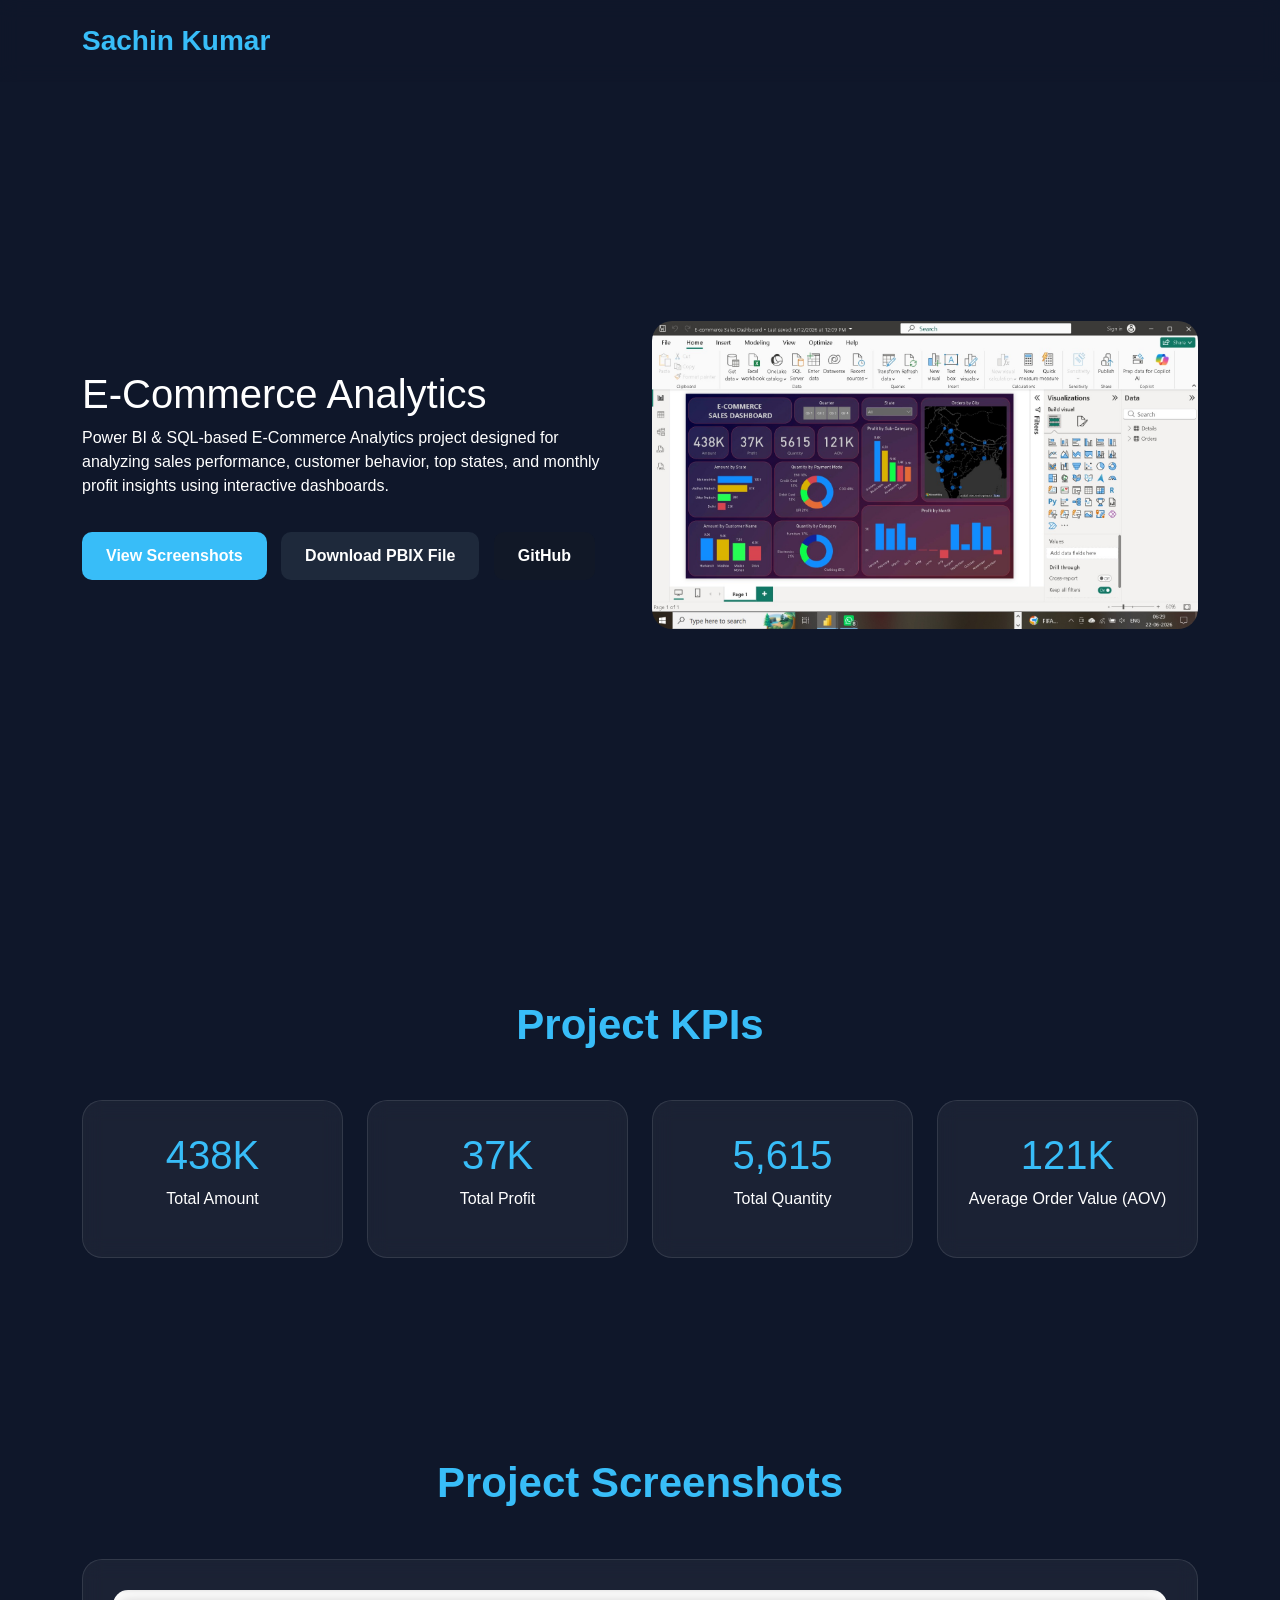
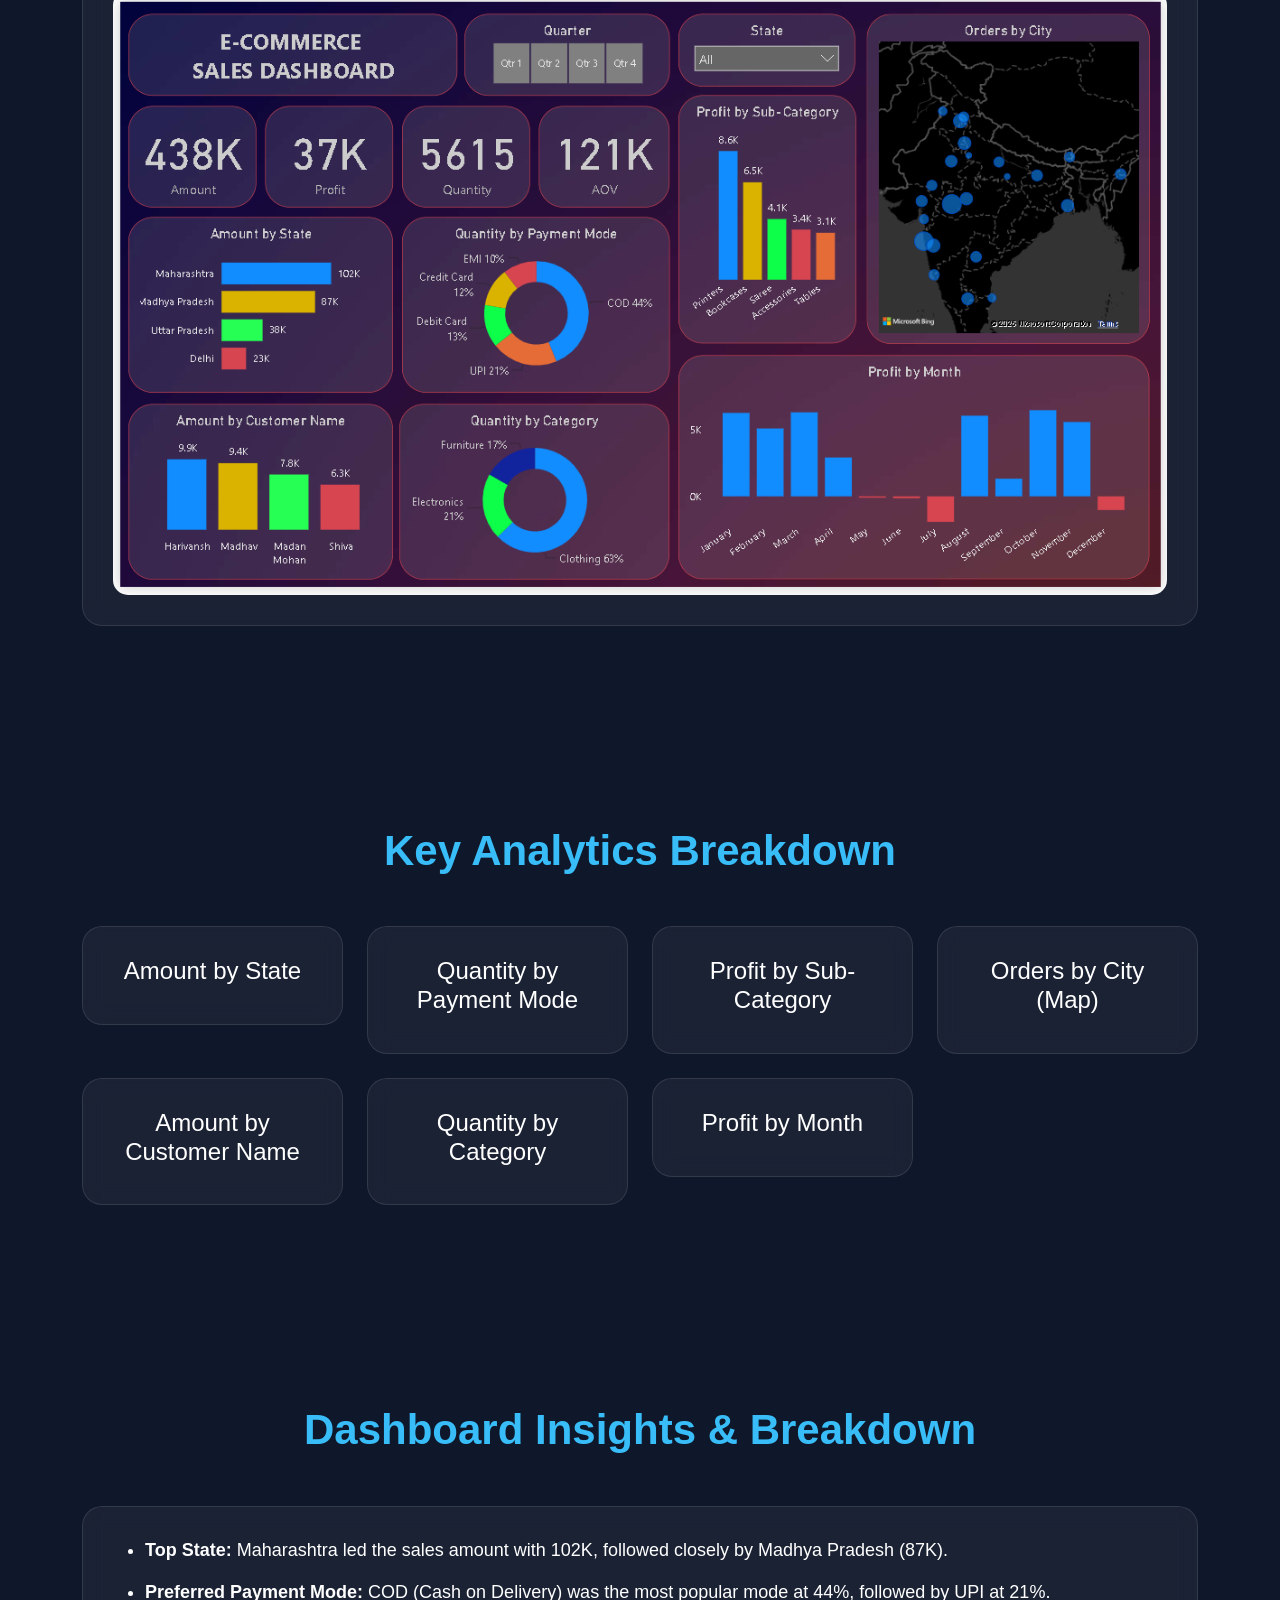
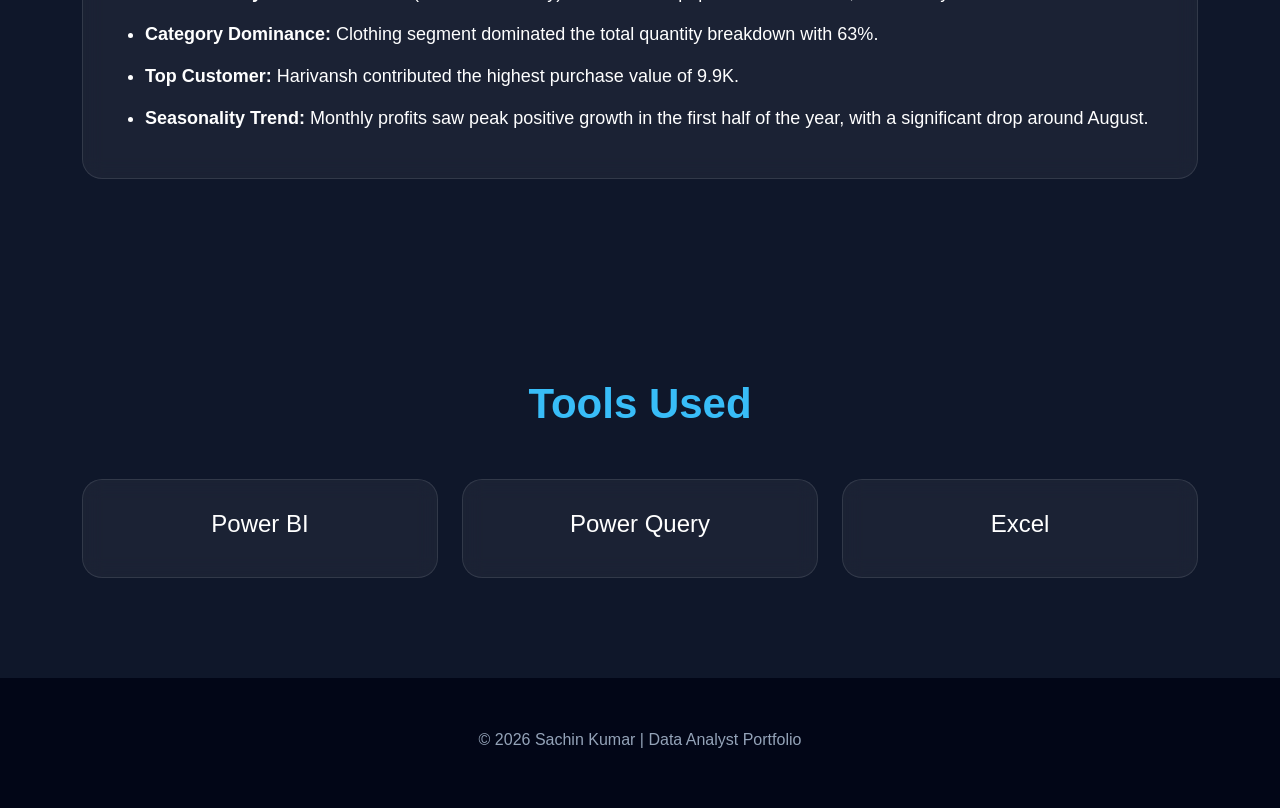
<file: ecommerce-analytics.html>
<!DOCTYPE html>
<html lang="en">

<head>
    <meta charset="UTF-8">
    <meta name="viewport" content="width=device-width, initial-scale=1.0">
    <title>E-Commerce Analytics Project</title>
    <link href="https://cdn.jsdelivr.net/npm/bootstrap@5.3.3/dist/css/bootstrap.min.css" rel="stylesheet">
    <link rel="stylesheet" href="https://cdn.jsdelivr.net/npm/bootstrap-icons@1.11.3/font/bootstrap-icons.min.css">
    <link rel="stylesheet" href="style.css">
</head>

<body>

    <!-- NAVBAR -->
    <nav class="navbar navbar-expand-lg fixed-top">
        <div class="container">
            <a class="navbar-brand" href="index.html">Sachin Kumar</a>
        </div>
    </nav>

    <!-- HERO -->
    <section class="project-hero">
        <div class="container">
            <div class="row align-items-center">
                <div class="col-lg-6">
                    <h1>E-Commerce Analytics</h1>
                    <p>
                        Power BI & SQL-based E-Commerce Analytics project designed for analyzing sales performance, customer behavior, top states, and monthly profit insights using interactive dashboards.
                    </p>
                    <div class="mt-4">
                        <a href="ecommerce_pic2.PNG" class="btn-custom btn1">View Screenshots</a>
                        <a href="E-commerce Sales Dashboard.pbix" class="btn-custom btn2">Download PBIX File</a>
                        <a href="https://github.com/sachiuhhigt/Ecommerce-Dashboard" target="_blank" class="btn-custom btn3">GitHub</a>
                    </div>
                </div>
                <div class="col-lg-6 text-center">
                    <img src="ecommerce_pic.png" class="project-main-img" alt="E-Commerce Sales Dashboard">
                </div>
            </div>
        </div>
    </section>

    <!-- KPI SECTION -->
    <section>
        <div class="container">
            <h2 class="section-title">Project KPIs</h2>
            <div class="row g-4">
                <div class="col-md-3">
                    <div class="glass kpi-card">
                        <h3>438K</h3>
                        <p>Total Amount</p>
                    </div>
                </div>
                <div class="col-md-3">
                    <div class="glass kpi-card">
                        <h3>37K</h3>
                        <p>Total Profit</p>
                    </div>
                </div>
                <div class="col-md-3">
                    <div class="glass kpi-card">
                        <h3>5,615</h3>
                        <p>Total Quantity</p>
                    </div>
                </div>
                <div class="col-md-3">
                    <div class="glass kpi-card">
                        <h3>121K</h3>
                        <p>Average Order Value (AOV)</p>
                    </div>
                </div>
            </div>
        </div>
    </section>

    <!-- SCREENSHOTS -->
    <section id="screenshots">
        <div class="container">
            <h2 class="section-title">Project Screenshots</h2>
            <div class="row g-4">
                <div class="col-md-12 text-center">
                    <div class="glass">
                        <img src="ecommerce_pic2.PNG" class="dashboard-img" alt="E-Commerce Sales Dashboard Screenshot" style="max-width: 100%; height: auto;">
                    </div>
                </div>
            </div>
        </div>
    </section>

    <!-- DATABASE TABLES / DASHBOARD FILTERS -->
    <section>
        <div class="container">
            <h2 class="section-title">Key Analytics Breakdown</h2>
            <div class="row g-4">
                <div class="col-md-3">
                    <div class="glass tool-card">
                        <h4>Amount by State</h4>
                    </div>
                </div>
                <div class="col-md-3">
                    <div class="glass tool-card">
                        <h4>Quantity by Payment Mode</h4>
                    </div>
                </div>
                <div class="col-md-3">
                    <div class="glass tool-card">
                        <h4>Profit by Sub-Category</h4>
                    </div>
                </div>
                <div class="col-md-3">
                    <div class="glass tool-card">
                        <h4>Orders by City (Map)</h4>
                    </div>
                </div>
                <div class="col-md-3">
                    <div class="glass tool-card">
                        <h4>Amount by Customer Name</h4>
                    </div>
                </div>
                <div class="col-md-3">
                    <div class="glass tool-card">
                        <h4>Quantity by Category</h4>
                    </div>
                </div>
                <div class="col-md-3">
                    <div class="glass tool-card">
                        <h4>Profit by Month</h4>
                    </div>
                </div>
            </div>
        </div>
    </section>

    <!-- SQL & DASHBOARD INSIGHTS -->
    <section>
        <div class="container">
            <h2 class="section-title">Dashboard Insights & Breakdown</h2>
            <div class="glass insights-box">
                <ul>
                    <li><strong>Top State:</strong> Maharashtra led the sales amount with 102K, followed closely by Madhya Pradesh (87K).</li>
                    <li><strong>Preferred Payment Mode:</strong> COD (Cash on Delivery) was the most popular mode at 44%, followed by UPI at 21%.</li>
                    <li><strong>Category Dominance:</strong> Clothing segment dominated the total quantity breakdown with 63%.</li>
                    <li><strong>Top Customer:</strong> Harivansh contributed the highest purchase value of 9.9K.</li>
                    <li><strong>Seasonality Trend:</strong> Monthly profits saw peak positive growth in the first half of the year, with a significant drop around August.</li>
                </ul>
            </div>
        </div>
    </section>

    <!-- TOOLS -->
    <section>
        <div class="container">
            <h2 class="section-title">Tools Used</h2>
            <div class="row g-4">
                <div class="col-md-4">
                    <div class="glass tool-card">
                        <h4>Power BI</h4>
                    </div>
                </div>
                <div class="col-md-4">
                    <div class="glass tool-card">
                        <h4>Power Query</h4>
                    </div>
                </div>
                <div class="col-md-4">
                    <div class="glass tool-card">
                        <h4>Excel</h4>
                    </div>
                </div>
            </div>
        </div>
    </section>

    <!-- FOOTER -->
    <footer>
        <p>© 2026 Sachin Kumar | Data Analyst Portfolio</p>
    </footer>

</body>

</html>
</file>
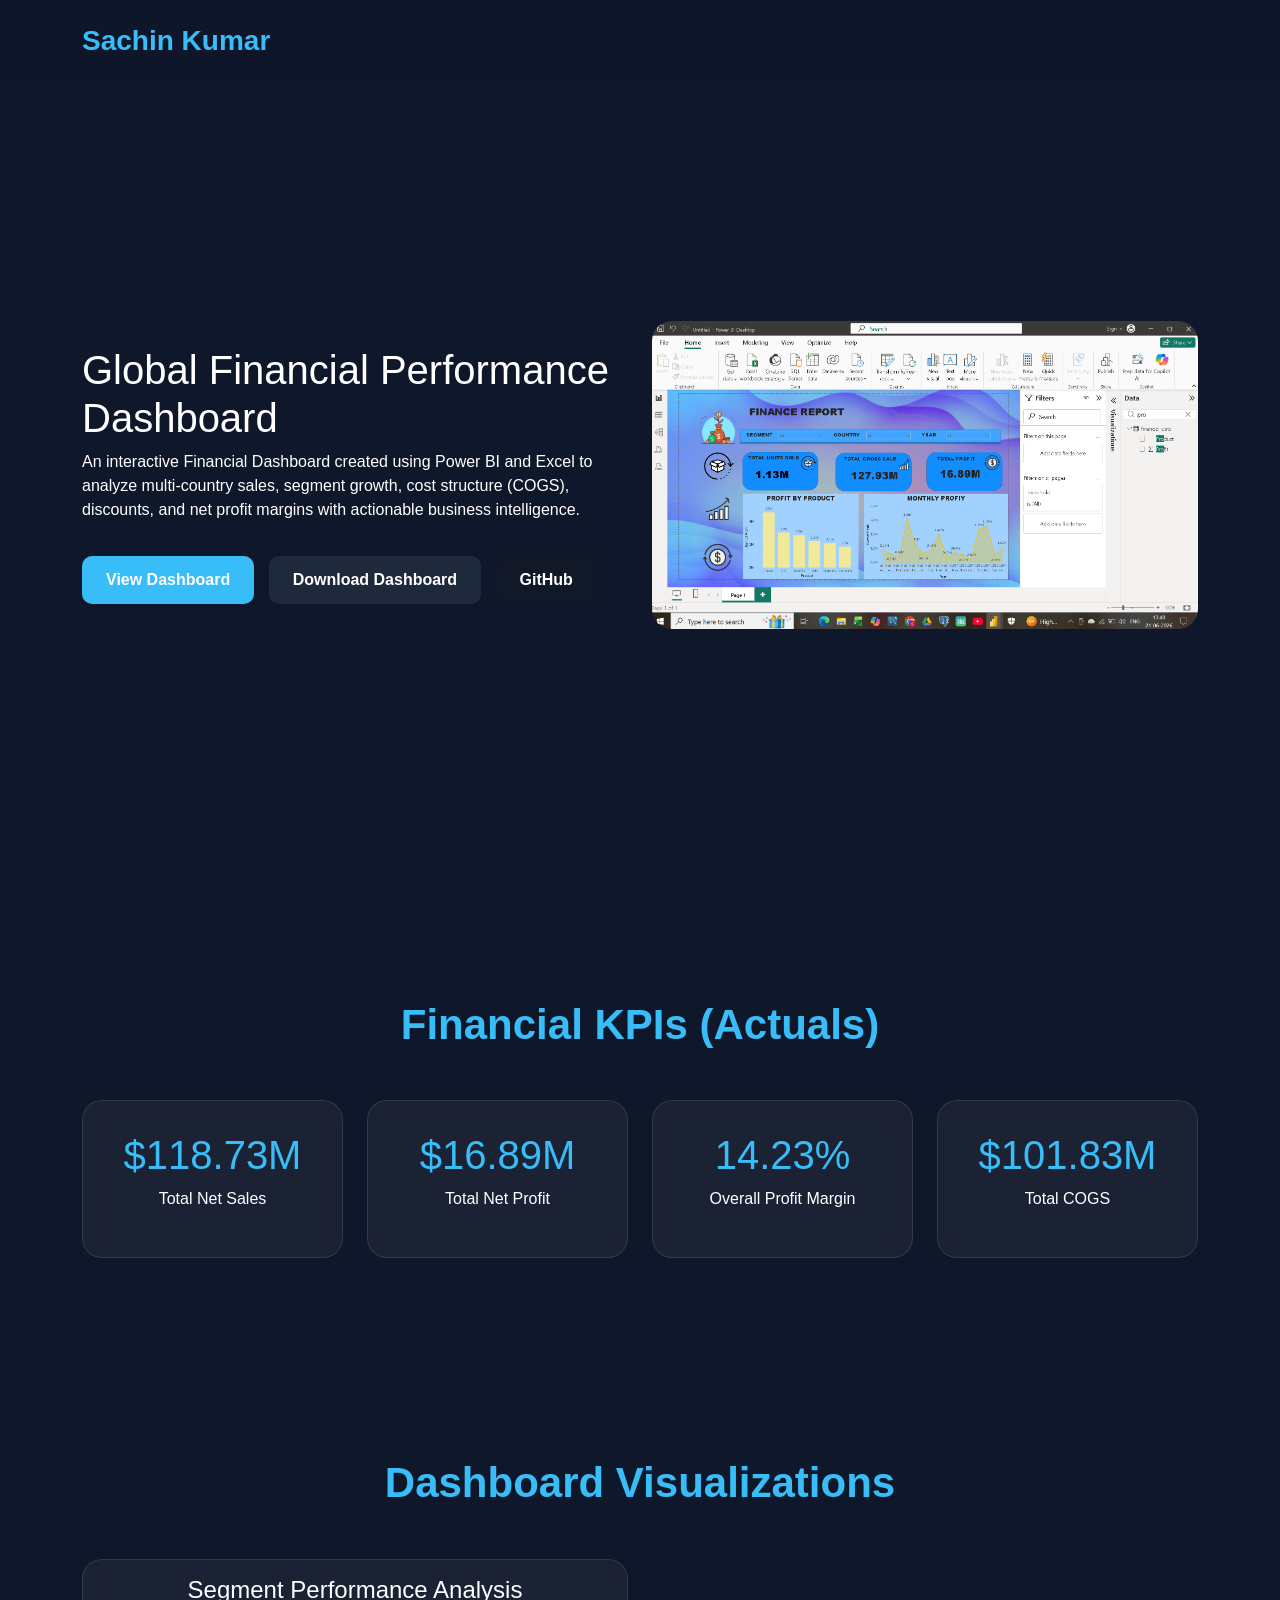
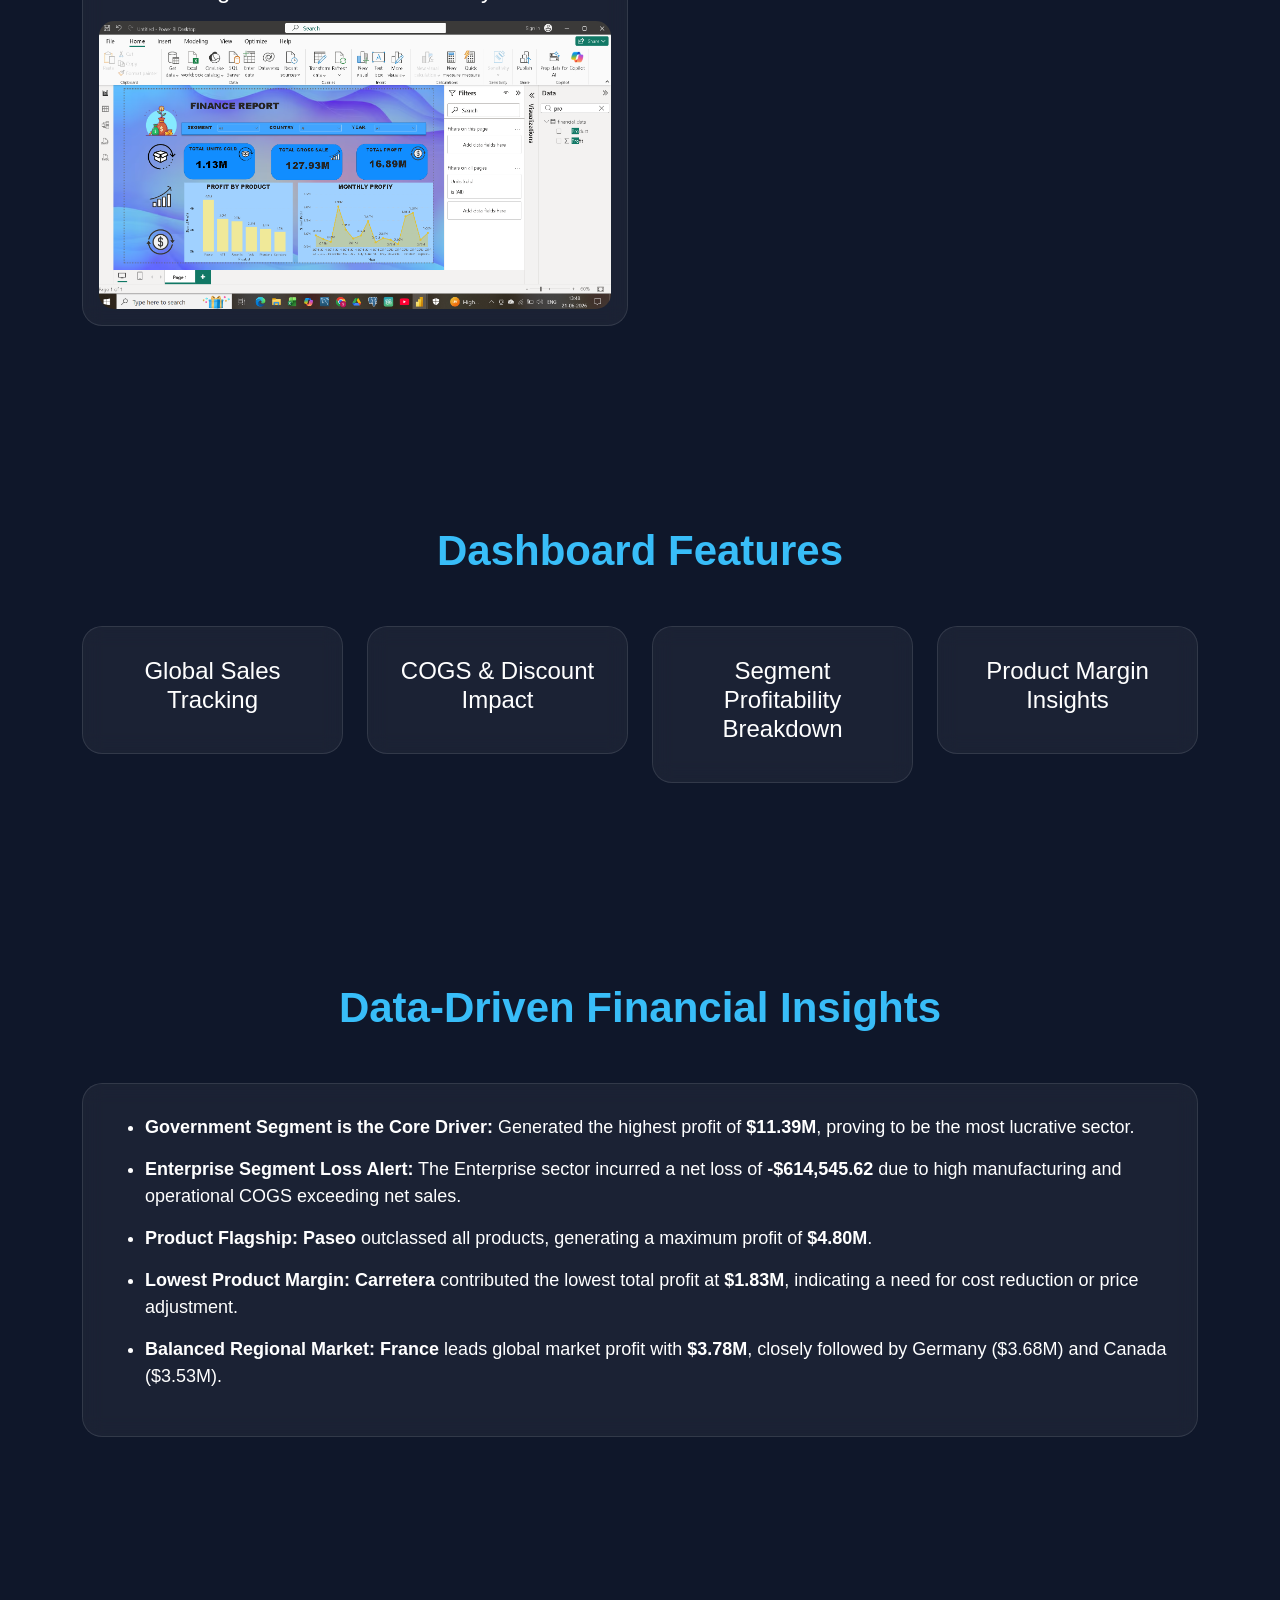
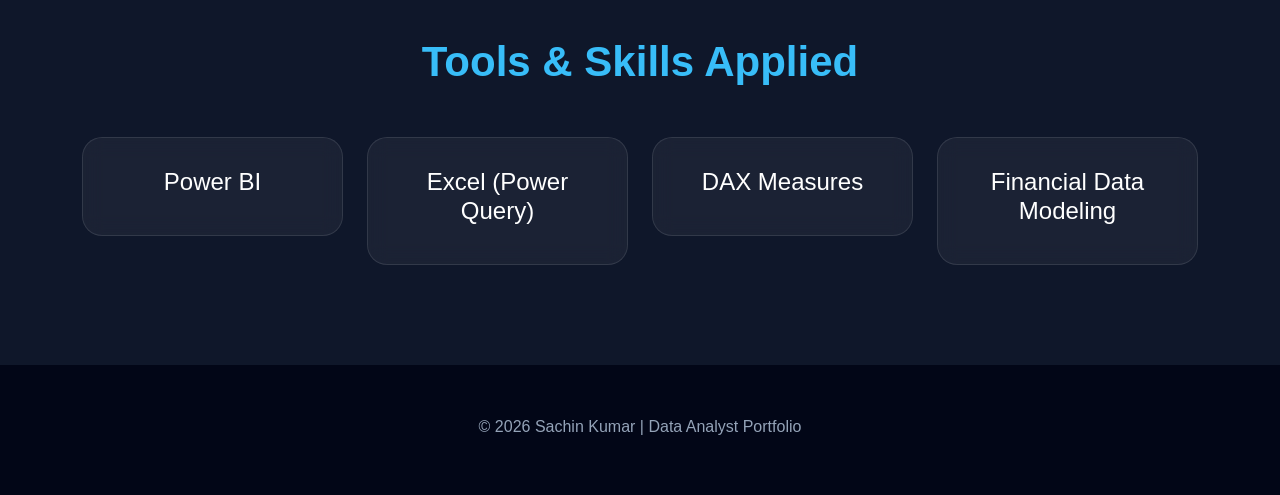
<file: finance-dashboard.html>
<!DOCTYPE html>
<html lang="en">

<head>
    <meta charset="UTF-8">
    <meta name="viewport" content="width=device-width, initial-scale=1.0">
    <title>Financial Performance Dashboard Project</title>
    <link href="https://cdn.jsdelivr.net/npm/bootstrap@5.3.3/dist/css/bootstrap.min.css" rel="stylesheet">
    <link rel="stylesheet" href="https://cdn.jsdelivr.net/npm/bootstrap-icons@1.11.3/font/bootstrap-icons.min.css">
    <link rel="stylesheet" href="style.css">
</head>

<body>

    <nav class="navbar navbar-expand-lg fixed-top">
        <div class="container">
            <a class="navbar-brand" href="index.html">
                Sachin Kumar
            </a>
        </div>
    </nav>

    <section class="project-hero">
        <div class="container">
            <div class="row align-items-center">
                <div class="col-lg-6">
                    <h1>Global Financial Performance Dashboard</h1>
                    <p>
                        An interactive Financial Dashboard created using Power BI and Excel to analyze multi-country sales, 
                        segment growth, cost structure (COGS), discounts, and net profit margins with actionable business intelligence.
                    </p>
                    <div class="mt-4">
                        <a href="Finance_dashboard.png" class="btn-custom btn1">View Dashboard</a>
                        <a href="Finance Dashboard.pbix" class="btn-custom btn2">Download Dashboard</a>
                        <a href="https://github.com/sachiuhhigt/Finance-Dashboard" target="_blank" class="btn-custom btn3">GitHub</a>
                    </div>
                </div>
                <div class="col-lg-6 text-center">
                    <img src="Finance_dashboard.png" class="project-main-img" alt="Financial Dashboard Overview">
                </div>
            </div>
        </div>
    </section>

    <section>
        <div class="container">
            <h2 class="section-title">Financial KPIs (Actuals)</h2>
            <div class="row g-4">
                <div class="col-md-3">
                    <div class="glass kpi-card">
                        <h3>$118.73M</h3>
                        <p>Total Net Sales</p>
                    </div>
                </div>
                <div class="col-md-3">
                    <div class="glass kpi-card">
                        <h3>$16.89M</h3>
                        <p>Total Net Profit</p>
                    </div>
                </div>
                <div class="col-md-3">
                    <div class="glass kpi-card">
                        <h3>14.23%</h3>
                        <p>Overall Profit Margin</p>
                    </div>
                </div>
                <div class="col-md-3">
                    <div class="glass kpi-card">
                        <h3>$101.83M</h3>
                        <p>Total COGS</p>
                    </div>
                </div>
            </div>
        </div>
    </section>

    <section id="screenshots">
        <div class="container">
            <h2 class="section-title">Dashboard Visualizations</h2>
            <div class="row g-4">
                <div class="col-md-6">
                    <div class="glass text-center p-3">
                        <h4 class="mb-3">Segment Performance Analysis</h4>
                        <img src="Finance_dashboard.png" class="dashboard-img" alt="Profit by Segment Chart">
                    </div>
                </div>
            </div>
        </div>
    </section>

    <section>
        <div class="container">
            <h2 class="section-title">Dashboard Features</h2>
            <div class="row g-4">
                <div class="col-md-3">
                    <div class="glass tool-card">
                        <h4>Global Sales Tracking</h4>
                    </div>
                </div>
                <div class="col-md-3">
                    <div class="glass tool-card">
                        <h4>COGS & Discount Impact</h4>
                    </div>
                </div>
                <div class="col-md-3">
                    <div class="glass tool-card">
                        <h4>Segment Profitability Breakdown</h4>
                    </div>
                </div>
                <div class="col-md-3">
                    <div class="glass tool-card">
                        <h4>Product Margin Insights</h4>
                    </div>
                </div>
            </div>
        </div>
    </section>

    <section>
        <div class="container">
            <h2 class="section-title">Data-Driven Financial Insights</h2>
            <div class="glass insights-box">
                <ul>
                    <li><strong>Government Segment is the Core Driver:</strong> Generated the highest profit of <strong>$11.39M</strong>, proving to be the most lucrative sector.</li>
                    <li><strong>Enterprise Segment Loss Alert:</strong> The Enterprise sector incurred a net loss of <strong>-$614,545.62</strong> due to high manufacturing and operational COGS exceeding net sales.</li>
                    <li><strong>Product Flagship:</strong> <strong>Paseo</strong> outclassed all products, generating a maximum profit of <strong>$4.80M</strong>.</li>
                    <li><strong>Lowest Product Margin:</strong> <strong>Carretera</strong> contributed the lowest total profit at <strong>$1.83M</strong>, indicating a need for cost reduction or price adjustment.</li>
                    <li><strong>Balanced Regional Market:</strong> <strong>France</strong> leads global market profit with <strong>$3.78M</strong>, closely followed by Germany ($3.68M) and Canada ($3.53M).</li>
                </ul>
            </div>
        </div>
    </section>

    <section>
        <div class="container">
            <h2 class="section-title">Tools & Skills Applied</h2>
            <div class="row g-4">
                <div class="col-md-3">
                    <div class="glass tool-card">
                        <h4>Power BI</h4>
                    </div>
                </div>
                <div class="col-md-3">
                    <div class="glass tool-card">
                        <h4>Excel (Power Query)</h4>
                    </div>
                </div>
                <div class="col-md-3">
                    <div class="glass tool-card">
                        <h4>DAX Measures</h4>
                    </div>
                </div>
                <div class="col-md-3">
                    <div class="glass tool-card">
                        <h4>Financial Data Modeling</h4>
                    </div>
                </div>
            </div>
        </div>
    </section>

    <footer>
        <p>© 2026 Sachin Kumar | Data Analyst Portfolio</p>
    </footer>

</body>
</html>
</file>
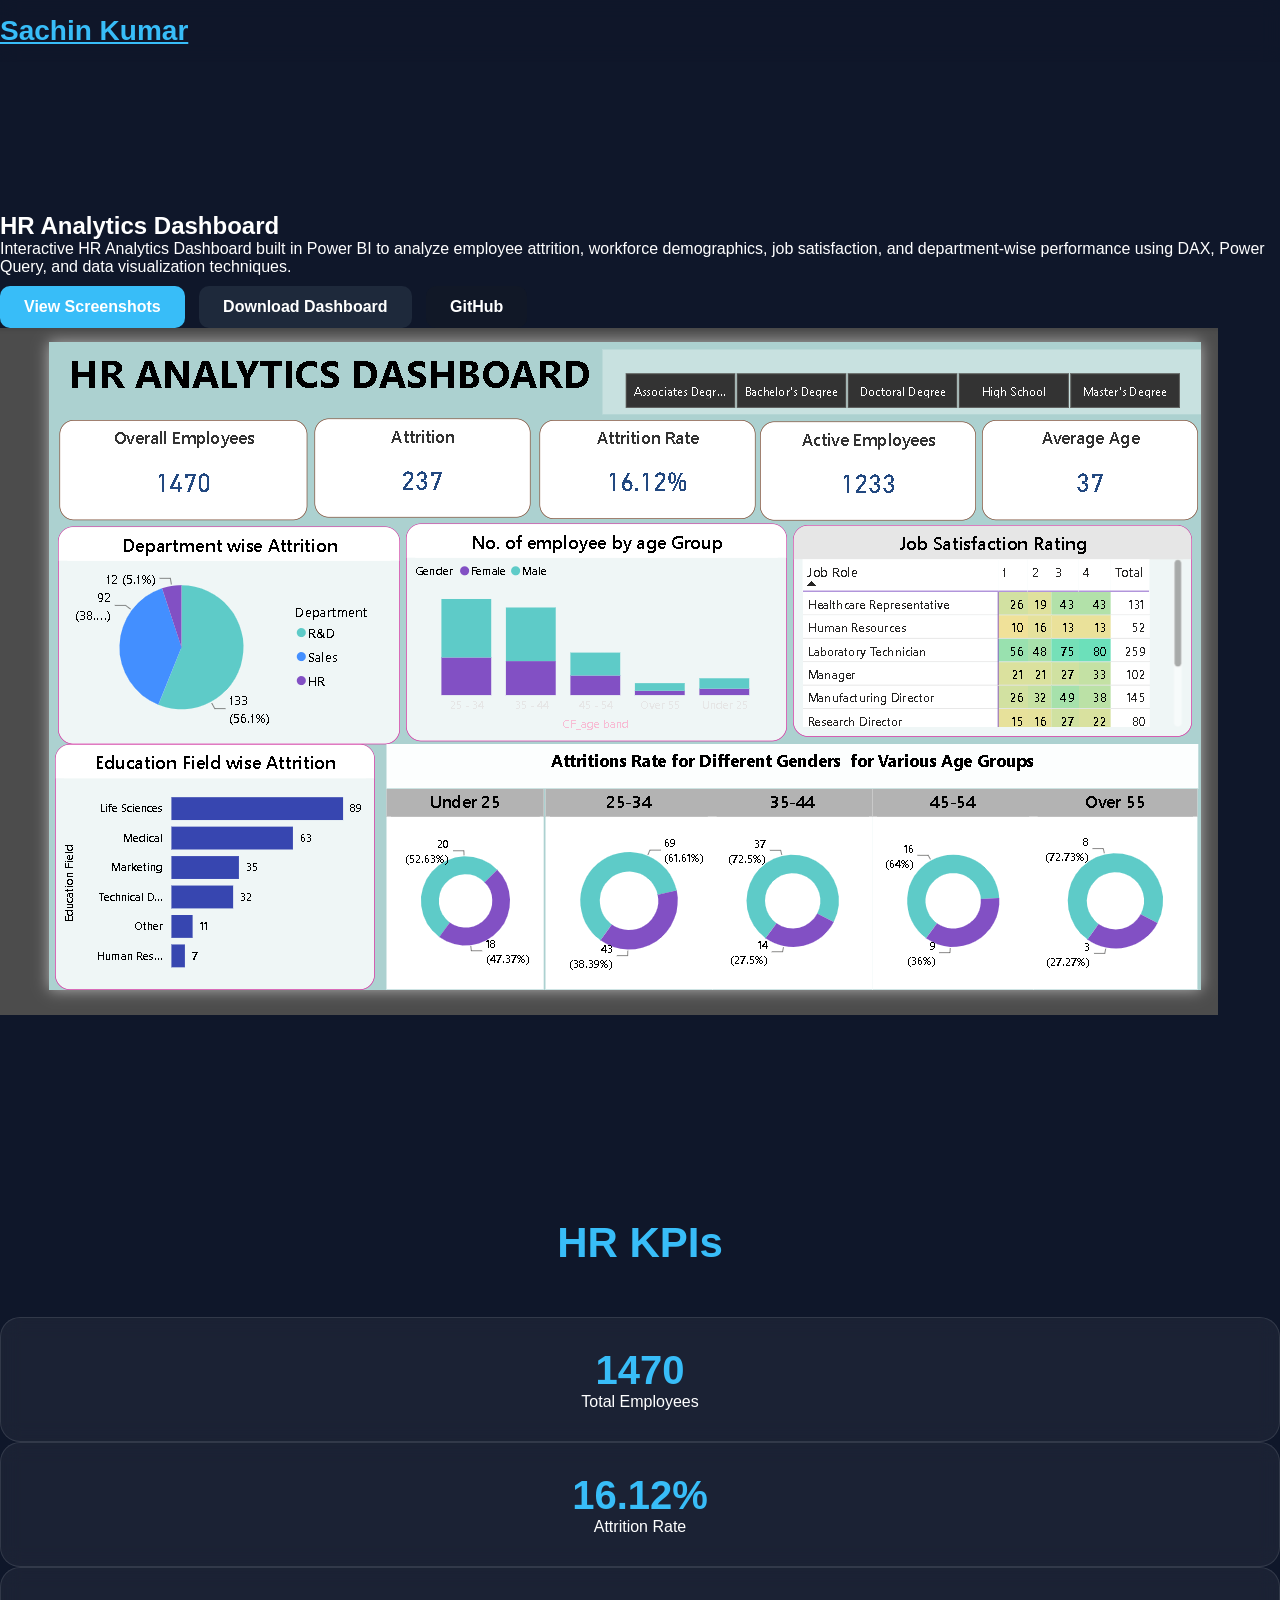
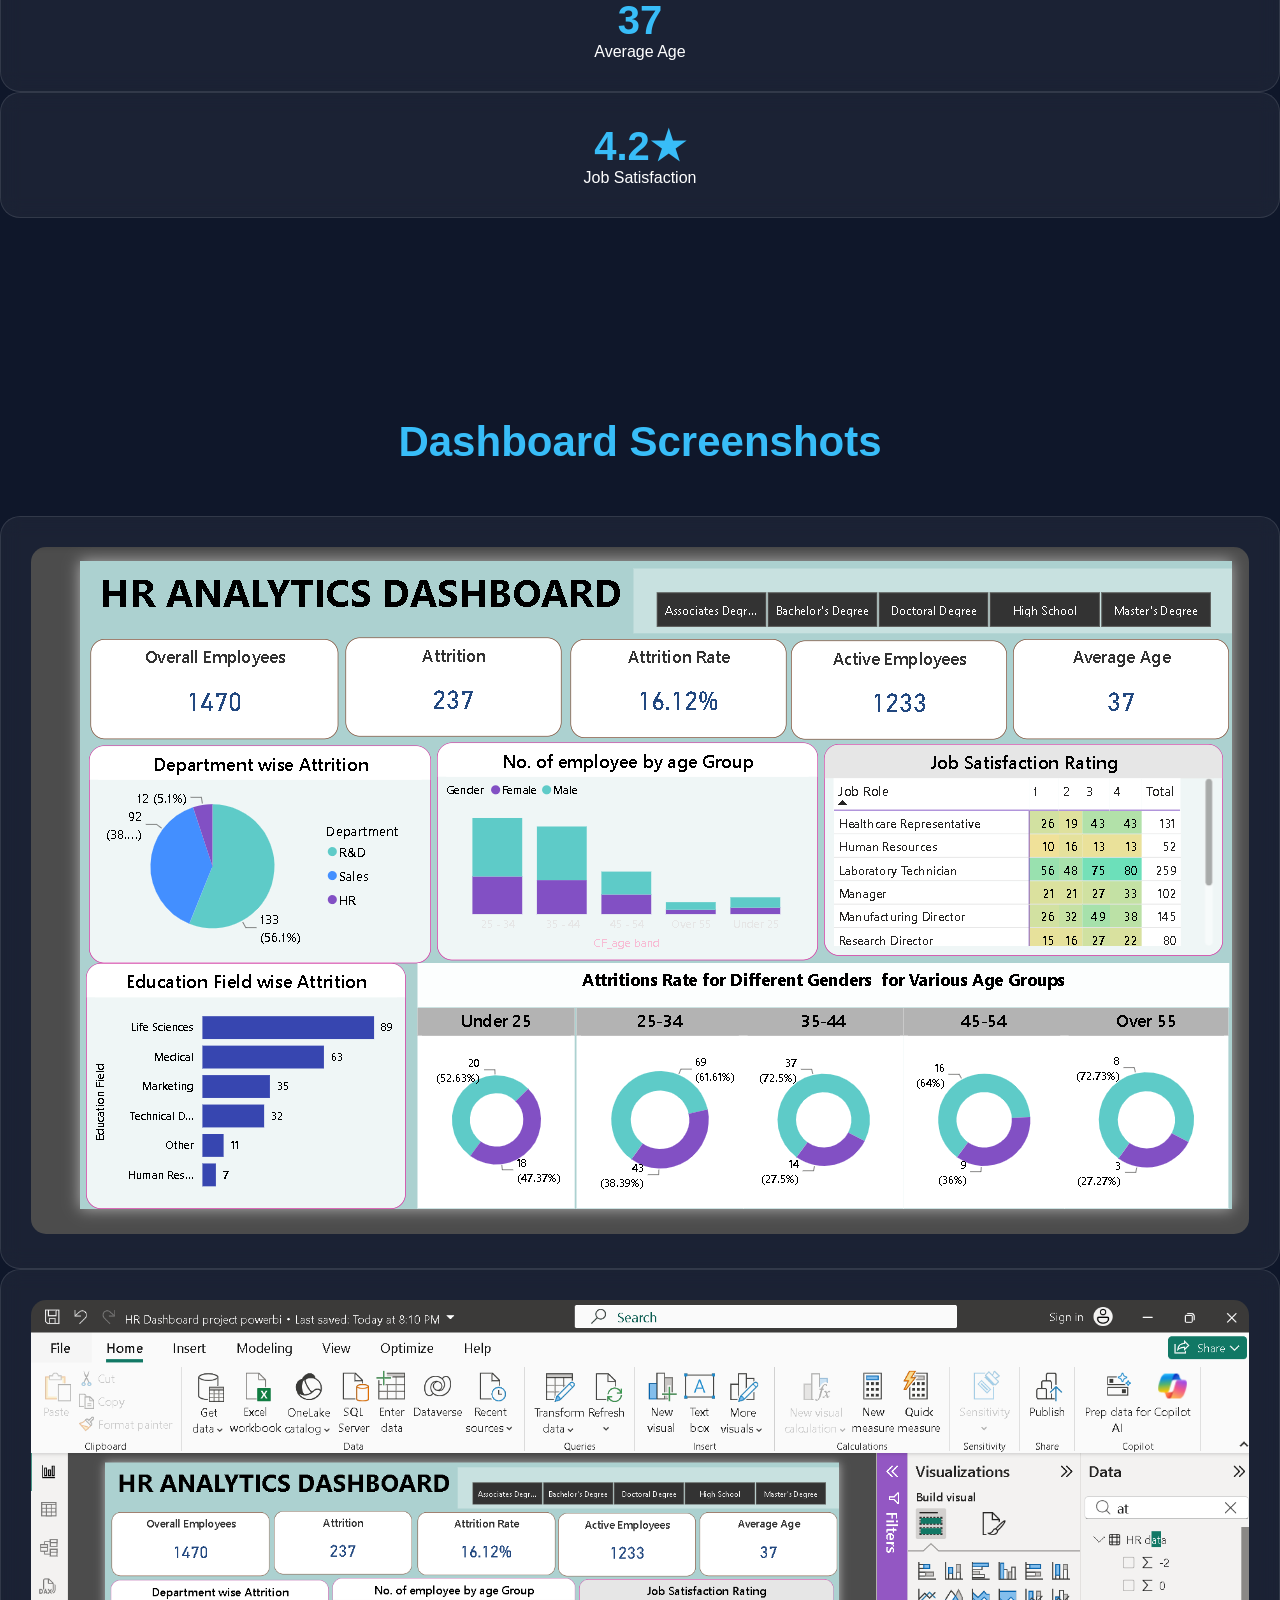
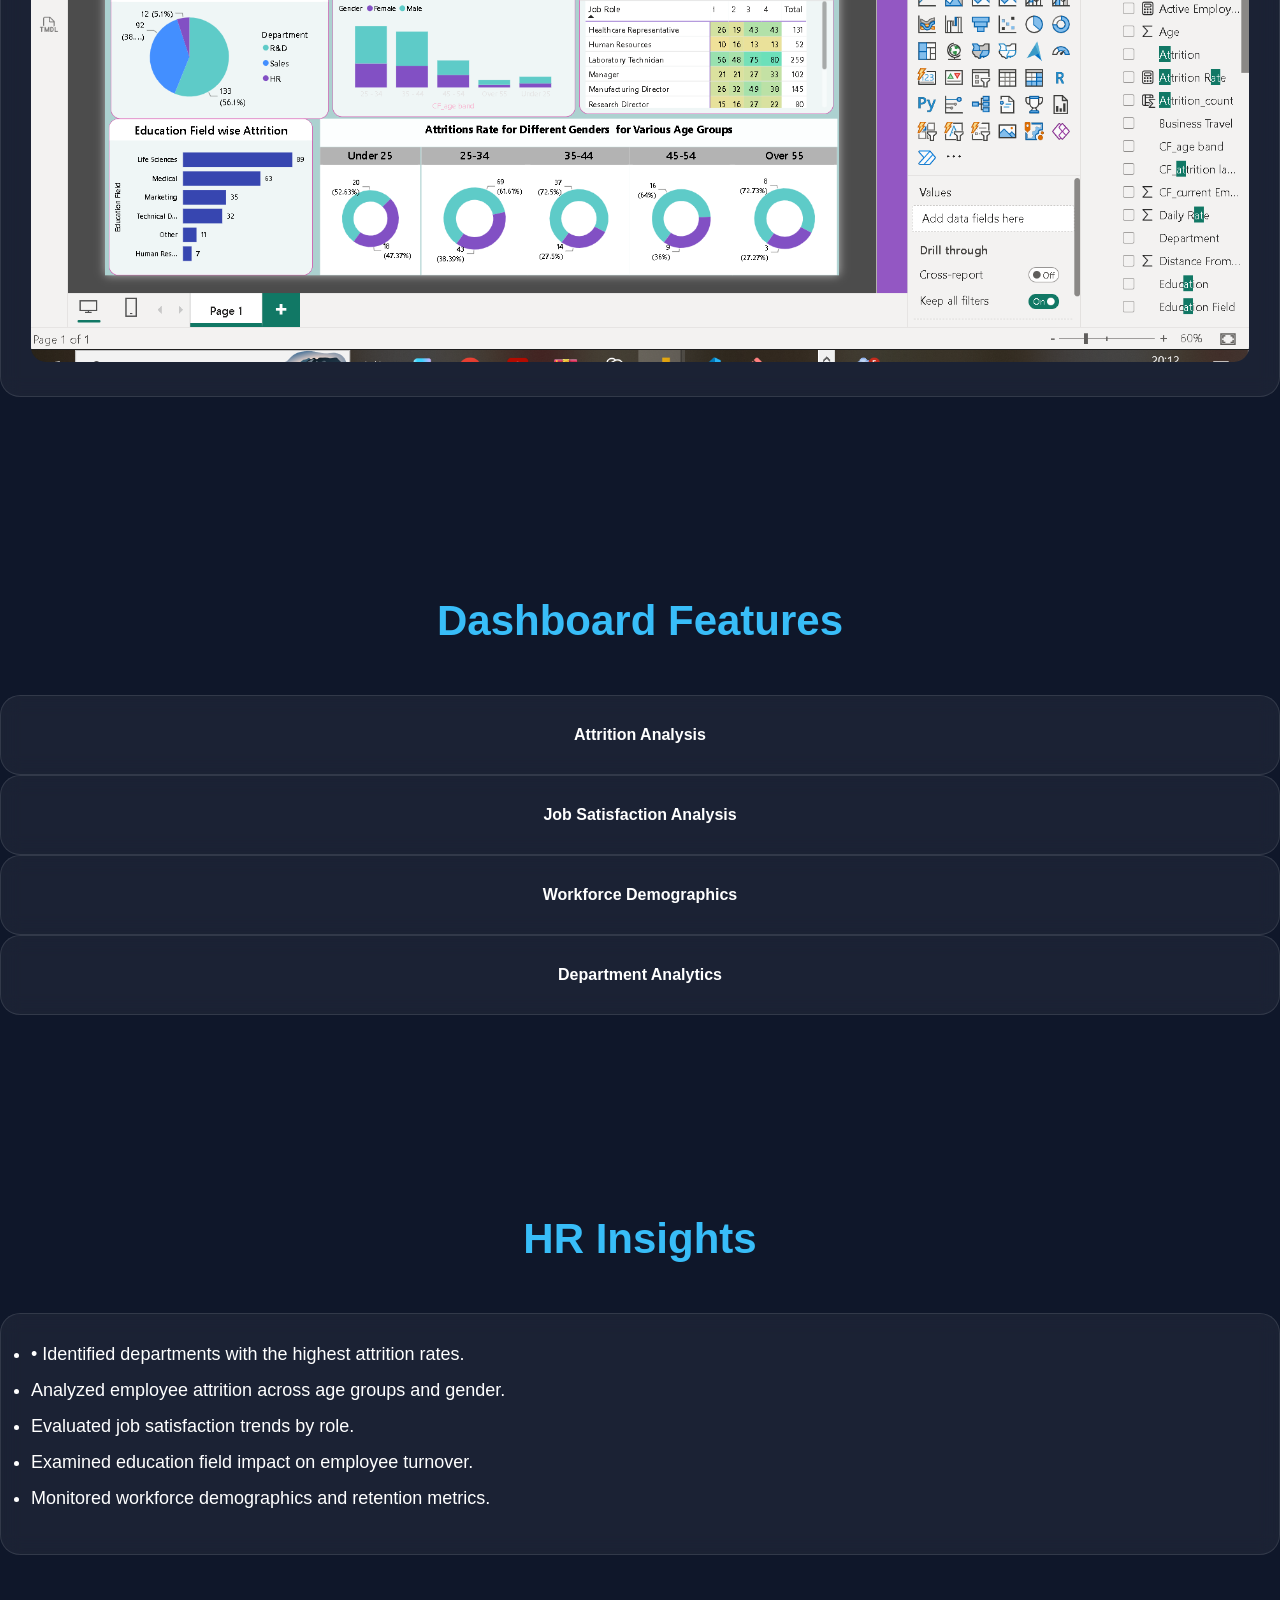
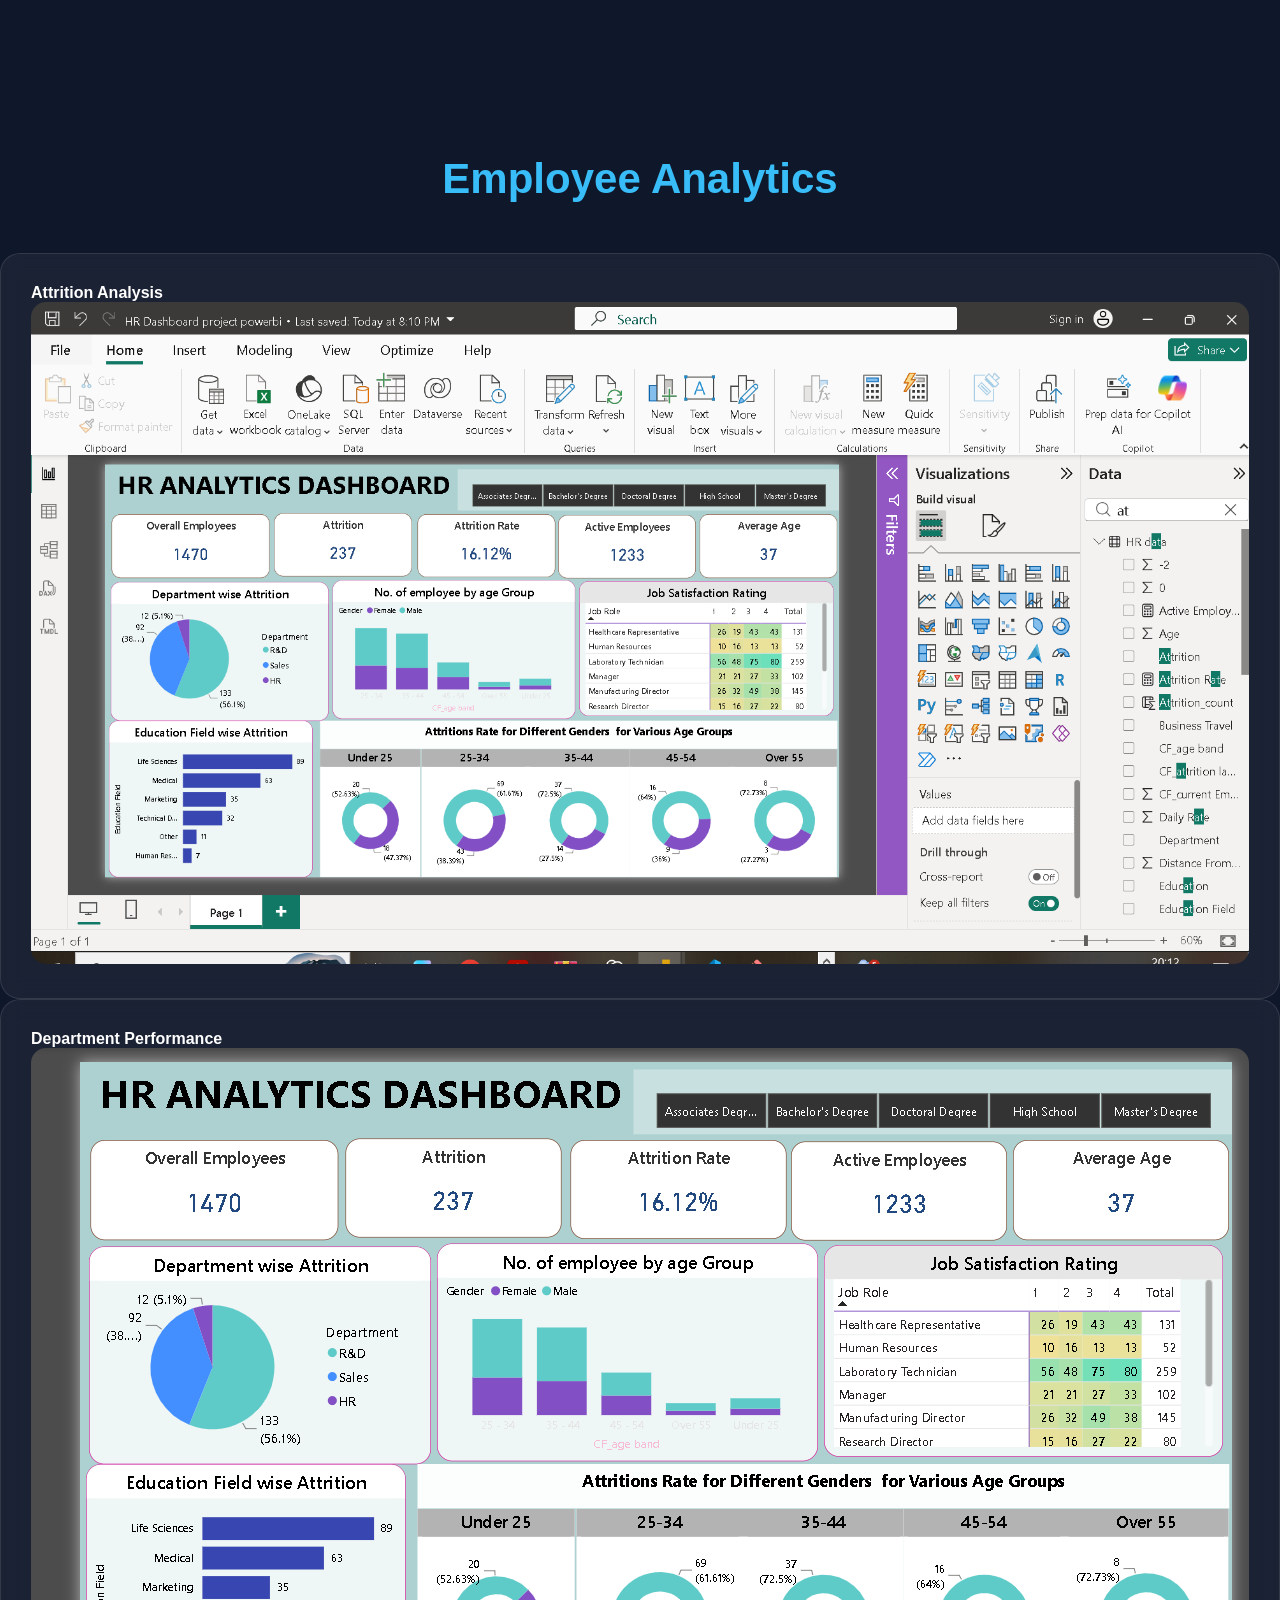
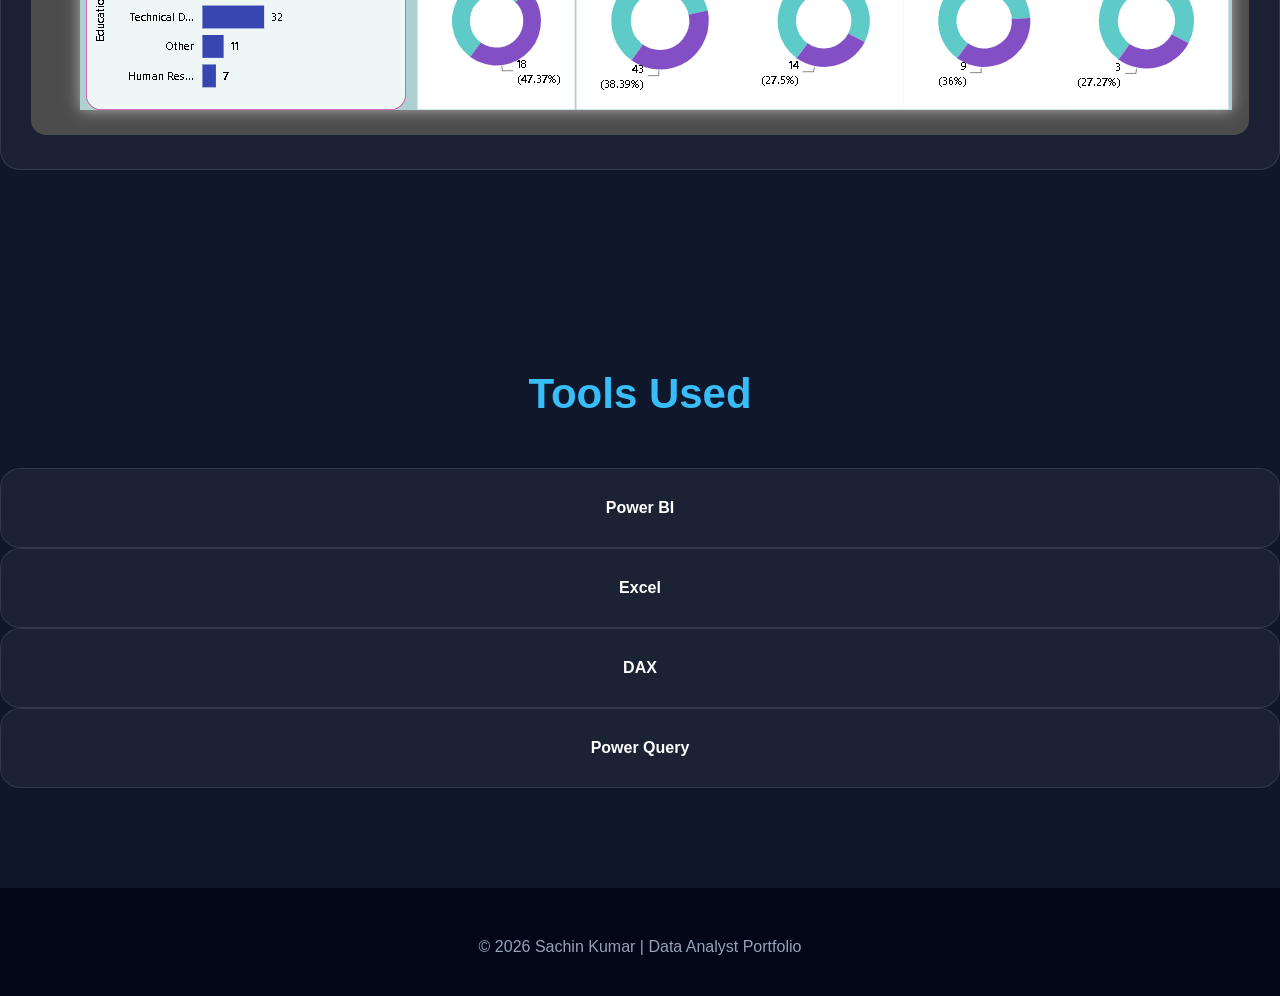
<file: hr-analytics-dashboard.html>
<!DOCTYPE html>
<html lang="en">

<head>

<meta charset="UTF-8">
<meta name="viewport" content="width=device-width, initial-scale=1.0">

<title>HR Analytics Dashboard</title>

<link href="HR Dashboard project powerbi.PNG">

<link rel="stylesheet"
href="HR Dashboard project powerbi 2.PNG">

<link rel="stylesheet" href="style.css">

</head>

<body>

<!-- NAVBAR -->

<nav class="navbar navbar-expand-lg fixed-top">

<div class="container">

<a class="navbar-brand" href="index.html">

Sachin Kumar

</a>

</div>

</nav>

<!-- HERO -->

<section class="project-hero">

<div class="container">

<div class="row align-items-center">

<div class="col-lg-6">

<h1>
HR Analytics Dashboard
</h1>

<p>

Interactive HR Analytics Dashboard built in Power BI to analyze employee attrition, workforce demographics, job satisfaction, and department-wise performance using DAX, Power Query, and data visualization techniques.
</p>

<div class="mt-4">

<a href="HR Dashboard project powerbi.PNG" class="btn-custom btn1">

View Screenshots

</a>

<a href="HR Dashboard project powerbi.pbix" class="btn-custom btn2">

Download Dashboard

</a>

<a href="https://github.com/sachiuhhigt/HR-Analytics-Dashboard"
target="_blank"
class="btn-custom btn3">

GitHub

</a>

</div>

</div>

<div class="col-lg-6 text-center">

<img src="HR Dashboard project powerbi.PNG">

</div>

</div>

</div>

</section>

<!-- KPI SECTION -->

<section>

<div class="container">

<h2 class="section-title">

HR KPIs

</h2>

<div class="row g-4">

<div class="col-md-3">

<div class="glass kpi-card">

<h3>1470</h3>

<p>Total Employees</p>

</div>

</div>

<div class="col-md-3">

<div class="glass kpi-card">

<h3>16.12%</h3>

<p>Attrition Rate</p>

</div>

</div>

<div class="col-md-3">

<div class="glass kpi-card">

<h3>37</h3>

<p>Average Age</p>

</div>

</div>

<div class="col-md-3">

<div class="glass kpi-card">

<h3>4.2★</h3>

<p>Job Satisfaction</p>

</div>

</div>

</div>

</div>

</section>

<!-- SCREENSHOTS -->

<section id="screenshots">

<div class="container">

<h2 class="section-title">

Dashboard Screenshots

</h2>

<div class="row g-4">

<div class="col-md-6">

<div class="glass">

<img src="HR Dashboard project powerbi.PNG"
class="dashboard-img">

</div>

</div>

<div class="col-md-6">

<div class="glass">

<img src="HR Dashboard project powerbi 2.PNG"
class="dashboard-img">

</div>

</div>

</div>

</div>

</section>

<!-- DASHBOARD FEATURES -->

<section>

<div class="container">

<h2 class="section-title">

Dashboard Features

</h2>

<div class="row g-4">

<div class="col-md-3">

<div class="glass tool-card">

<h4>Attrition Analysis</h4>

</div>

</div>

<div class="col-md-3">

<div class="glass tool-card">

<h4>Job Satisfaction Analysis</h4>

</div>

</div>

<div class="col-md-3">

<div class="glass tool-card">

<h4>Workforce Demographics</h4>

</div>

</div>

<div class="col-md-3">

<div class="glass tool-card">

<h4>Department Analytics</h4>

</div>

</div>

</div>

</div>

</section>

<!-- BUSINESS INSIGHTS -->

<section>

<div class="container">

<h2 class="section-title">

HR Insights

</h2>

<div class="glass insights-box">

<ul>

<li>
• Identified departments with the highest attrition rates.
</li>

<li>
 Analyzed employee attrition across age groups and gender.
</li>

<li>
Evaluated job satisfaction trends by role.
</li>

<li>
Examined education field impact on employee turnover.
</li>

<li>
Monitored workforce demographics and retention metrics.
</li>


</ul>

</div>

</div>

</section>

<!-- ANALYTICS SECTION -->

<section>

<div class="container">

<h2 class="section-title">

Employee Analytics

</h2>

<div class="row g-4">

<div class="col-md-6">

<div class="glass">

<h4 class="mb-4">
Attrition Analysis
</h4>

<img src="HR Dashboard project powerbi 2.PNG"
class="dashboard-img">

</div>

</div>

<div class="col-md-6">

<div class="glass">

<h4 class="mb-4">
Department Performance
</h4>

<img src="HR Dashboard project powerbi.PNG"
class="dashboard-img">

</div>

</div>

</div>

</div>

</section>

<!-- TOOLS -->

<section>

<div class="container">

<h2 class="section-title">

Tools Used

</h2>

<div class="row g-4">

<div class="col-md-3">

<div class="glass tool-card">

<h4>Power BI</h4>

</div>

</div>

<div class="col-md-3">

<div class="glass tool-card">

<h4>Excel</h4>

</div>

</div>

<div class="col-md-3">

<div class="glass tool-card">

<h4>DAX</h4>

</div>

</div>

<div class="col-md-3">

<div class="glass tool-card">

<h4>Power Query</h4>

</div>

</div>

</div>

</div>

</section>

<!-- FOOTER -->

<footer>

<p>

© 2026 Sachin Kumar | Data Analyst Portfolio

</p>

</footer>

</body>

</html>
</file>
<file: style.css>
*{
margin:0;
padding:0;
box-sizing:border-box;
font-family:'Poppins',sans-serif;
}

html{
scroll-behavior:smooth;
}

body{
background:#0f172a;
color:white;
overflow-x:hidden;
}

/* ================= NAVBAR ================= */

.navbar{
background:rgba(15,23,42,0.8);
backdrop-filter:blur(10px);
padding:15px 0;
transition:0.3s;
}

.navbar-brand{
font-size:28px;
font-weight:700;
color:#38bdf8 !important;
}

.nav-link{
color:white !important;
margin-left:20px;
font-weight:500;
transition:0.3s;
}

.nav-link:hover{
color:#38bdf8 !important;
}

/* ================= HERO SECTION ================= */

.hero{
min-height:100vh;
display:flex;
align-items:center;

background:
linear-gradient(rgba(15,23,42,0.92),
rgba(15,23,42,0.92)),
url('https://images.unsplash.com/photo-1515879218367-8466d910aaa4?q=80&w=1600&auto=format&fit=crop');

background-size:cover;
background-position:center;

padding-top:100px;
}

.hero-text h1{
font-size:65px;
font-weight:700;
margin-bottom:15px;
}

.hero-text h2{
font-size:34px;
color:#38bdf8;
margin-bottom:10px;
}

.hero-text h3{
font-size:28px;
color:#94a3b8;
margin-bottom:20px;
}

.hero-text p{
font-size:18px;
line-height:1.8;
color:#cbd5e1;
}

.hero-tags{
margin-top:15px;
font-weight:600;
color:#38bdf8;
}

/* ================= BUTTONS ================= */

.btn-custom{
padding:12px 24px;
border-radius:10px;
text-decoration:none;
display:inline-block;
margin-right:10px;
margin-top:10px;
font-weight:600;
transition:0.3s;
}

.btn-custom:hover{
transform:translateY(-5px);
}

.btn1{
background:#38bdf8;
color:white;
}

.btn2{
background:#1e293b;
color:white;
}

.btn3{
background:#111827;
color:white;
}

/* ================= PROFILE IMAGE ================= */

.profile-img{
width:350px;
border-radius:50%;
border:5px solid #38bdf8;
box-shadow:0 0 40px rgba(56,189,248,0.5);

animation:float 3s ease-in-out infinite;
}

@keyframes float{

0%{
transform:translateY(0px);
}

50%{
transform:translateY(-15px);
}

100%{
transform:translateY(0px);
}

}

/* ================= SECTION ================= */

section{
padding:100px 0;
}

/* ================= SECTION TITLE ================= */

.section-title{
text-align:center;
font-size:42px;
font-weight:700;
margin-bottom:50px;
color:#38bdf8;
}

/* ================= GLASS EFFECT ================= */

.glass{
background:rgba(255,255,255,0.05);

backdrop-filter:blur(10px);

border:1px solid rgba(255,255,255,0.1);

padding:30px;

border-radius:20px;
}

/* ================= ABOUT ================= */

#about p{
font-size:18px;
line-height:2;
color:#e2e8f0;
}

/* ================= SKILLS ================= */

.skill-card{
text-align:center;
height:100%;
transition:0.4s;
}

.skill-card:hover{
transform:translateY(-10px);
}

.skill-card i{
font-size:50px;
color:#38bdf8;
margin-bottom:20px;
}

.skill-card h4{
margin-bottom:15px;
font-weight:600;
}

.skill-card p{
color:#cbd5e1;
}

/* ================= EDUCATION ================= */

#education .glass{
height:100%;
}

#education h4{
color:#38bdf8;
margin-bottom:10px;
}

/* ================= PROJECTS ================= */

.project-card{
overflow:hidden;
height:100%;
transition:0.4s;
}

.project-card:hover{
transform:translateY(-10px);
}

.project-card img{
width:100%;
height:220px;
object-fit:cover;
border-radius:15px;
margin-bottom:20px;
}

.project-card h4{
margin-bottom:15px;
font-weight:600;
}

.project-card p{
color:#cbd5e1;
line-height:1.7;
}

/* ================= CONTACT ================= */

.contact-box{
max-width:750px;
}

.form-control{
background:#1e293b;
border:none;
padding:15px;
color:white;
}

.form-control:focus{
background:#1e293b;
color:white;
box-shadow:none;
border:1px solid #38bdf8;
}

textarea{
resize:none;
}

/* ================= FOOTER ================= */

footer{
background:#020617;
padding:40px 0;
text-align:center;
}

.social-icons a{
color:white;
font-size:25px;
margin:0 10px;
transition:0.3s;
}

.social-icons a:hover{
color:#38bdf8;
}

footer p{
margin-top:10px;
color:#94a3b8;
}

/* ================= WHATSAPP BUTTON ================= */

.whatsapp-float{
position:fixed;

width:60px;
height:60px;

bottom:20px;
right:20px;

background:#25d366;
color:white;

border-radius:50%;

display:flex;
align-items:center;
justify-content:center;

font-size:30px;

text-decoration:none;

z-index:999;
box-shadow:0 0 20px rgba(0,0,0,0.3);
}

.whatsapp-float:hover{
color:white;
transform:scale(1.1);
}

/* ================= RESPONSIVE ================= */

@media(max-width:991px){

.hero{
text-align:center;
}

.profile-img{
margin-top:40px;
width:280px;
}

.hero-text h1{
font-size:48px;
}

}

@media(max-width:768px){

.nav-link{
margin-left:0;
margin-top:10px;
}

.hero-text h1{
font-size:38px;
}

.hero-text h2{
font-size:28px;
}

.hero-text h3{
font-size:22px;
}

.hero-text p{
font-size:16px;
}

.section-title{
font-size:34px;
}

.profile-img{
width:240px;
}

.btn-custom{
display:block;
margin-right:0;
}

}
.project-link{
text-decoration:none;
color:white;
}

.project-main-img{
width:100%;
border-radius:20px;
}

.dashboard-img{
width:100%;
border-radius:15px;
}

.kpi-card{
text-align:center;
}

.kpi-card h3{
font-size:40px;
color:#38bdf8;
}

.insights-box ul li{
margin-bottom:15px;
font-size:18px;
}

.tool-card{
text-align:center;
}

.project-hero{
padding-top:150px;
min-height:100vh;
display:flex;
align-items:center;
}
</file>
